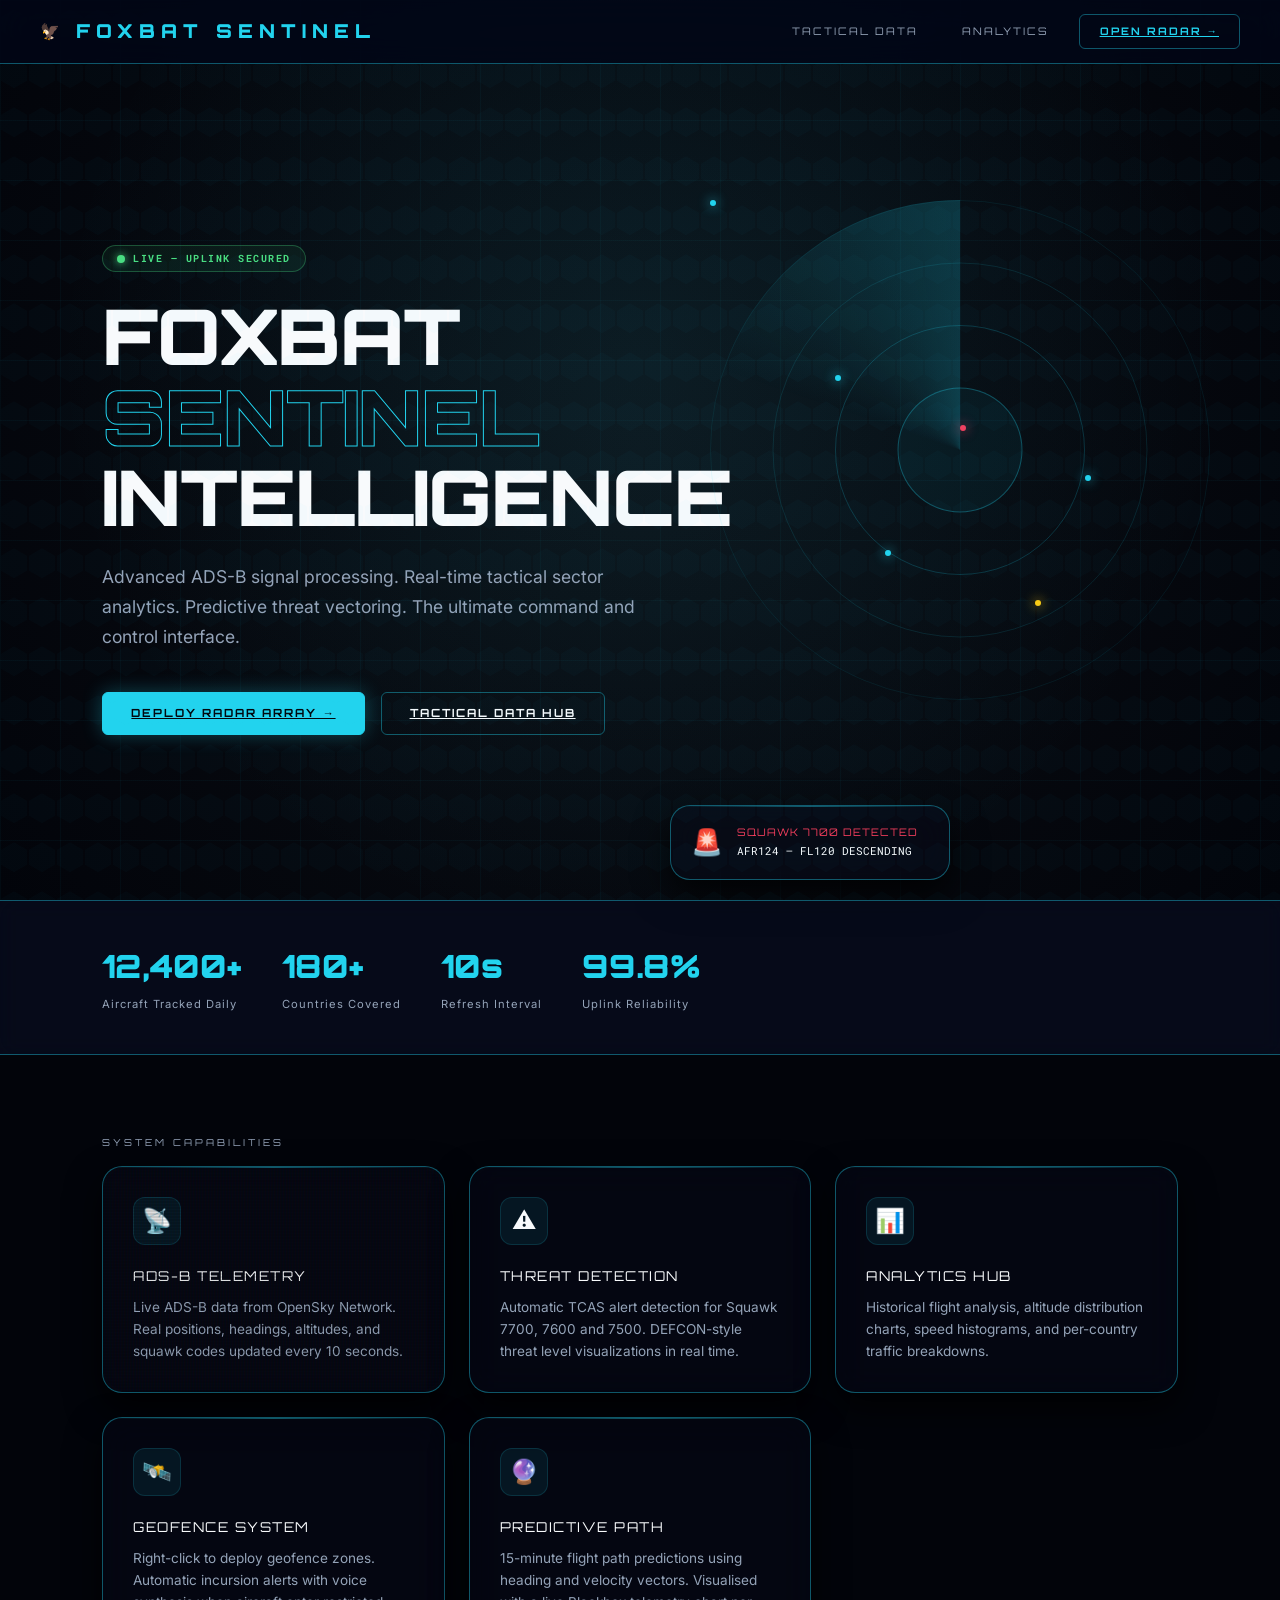
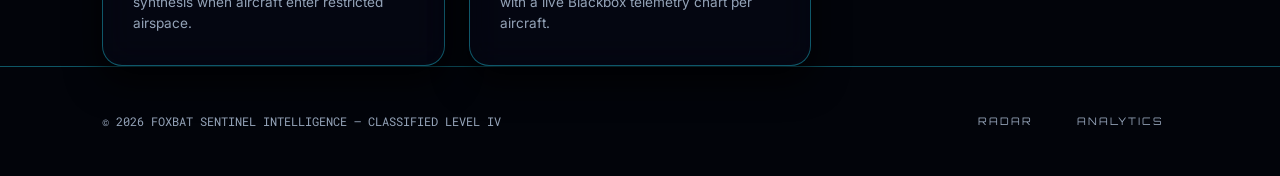
<file: templates/home.html>
<!DOCTYPE html>
<html lang="en">
<head>
  <meta charset="UTF-8">
  <meta name="viewport" content="width=device-width, initial-scale=1.0">
  <title>FOXBAT — Strategic Intelligence Platform</title>
  <meta name="description" content="Real-time global flight tracking and domain awareness powered by FOXBAT Intelligence Engine.">
  <link rel="stylesheet" href="/static/css/foxbat.css?v=1">
  <style>
    body { overflow-x: hidden; }

    /* ── HERO ── */
    .hero {
      min-height: 100vh;
      display: flex;
      flex-direction: column;
      justify-content: center;
      padding: 0 8%;
      padding-top: 80px;
      position: relative;
    }

    .hero__eyebrow {
      margin-bottom: 24px;
      animation: slide-up 0.6s ease both;
    }

    .hero__title {
      font-family: var(--font-display);
      font-size: clamp(2.5rem, 6vw, 5rem);
      font-weight: 900;
      line-height: 1.05;
      letter-spacing: -1px;
      margin-bottom: 24px;
      animation: slide-up 0.6s 0.1s ease both;
    }

    .hero__title span {
      color: transparent;
      -webkit-text-stroke: 1px var(--col-cyan);
    }

    .hero__desc {
      font-size: 1.1rem;
      color: var(--col-muted);
      max-width: 540px;
      margin-bottom: 40px;
      line-height: 1.7;
      animation: slide-up 0.6s 0.2s ease both;
    }

    .hero__cta {
      display: flex;
      gap: 16px;
      flex-wrap: wrap;
      animation: slide-up 0.6s 0.3s ease both;
    }

    /* ── FLOATING VISUAL ── */
    .hero-visual {
      position: absolute;
      right: 0;
      top: 0;
      bottom: 0;
      width: 50%;
      display: flex;
      align-items: center;
      justify-content: center;
      pointer-events: none;
    }

    .radar-orb {
      width: 500px;
      height: 500px;
      position: relative;
      animation: float 6s ease-in-out infinite;
    }

    .radar-orb__ring {
      position: absolute;
      border-radius: 50%;
      border: 1px solid;
      top: 50%; left: 50%;
      transform: translate(-50%, -50%);
    }

    .radar-orb__ring:nth-child(1) { width: 100%; height: 100%; border-color: rgba(34,211,238,0.08); }
    .radar-orb__ring:nth-child(2) { width: 75%; height: 75%; border-color: rgba(34,211,238,0.12); }
    .radar-orb__ring:nth-child(3) { width: 50%; height: 50%; border-color: rgba(34,211,238,0.2); }
    .radar-orb__ring:nth-child(4) { width: 25%; height: 25%; background: rgba(34,211,238,0.05); border-color: rgba(34,211,238,0.3); }

    .radar-orb__sweep {
      position: absolute;
      inset: 0;
      border-radius: 50%;
      background: conic-gradient(from 0deg, transparent 80%, rgba(34,211,238,0.2) 100%);
      animation: rotate-slow 4s linear infinite;
    }

    .radar-orb__dot {
      position: absolute;
      width: 6px; height: 6px;
      background: var(--col-cyan);
      border-radius: 50%;
      box-shadow: 0 0 12px var(--col-cyan);
    }

    .radar-orb__dot:nth-child(5)  { top: 20%; left: 60%; }
    .radar-orb__dot:nth-child(6)  { top: 55%; left: 75%; }
    .radar-orb__dot:nth-child(7)  { top: 70%; left: 35%; }
    .radar-orb__dot:nth-child(8)  { top: 35%; left: 25%; animation: glow-pulse 1.5s infinite; }
    .radar-orb__dot:nth-child(9)  { top: 80%; left: 65%; background: var(--col-amber); box-shadow: 0 0 12px var(--col-amber); }
    .radar-orb__dot:nth-child(10) { top: 45%; left: 50%; background: var(--col-red); box-shadow: 0 0 12px var(--col-red); animation: glow-pulse 0.8s infinite; }

    /* ── STATS ROW ── */
    .stats-row {
      display: flex;
      gap: 40px;
      padding: 40px 8%;
      border-top: 1px solid var(--glass-border);
      border-bottom: 1px solid var(--glass-border);
      background: rgba(10,17,40,0.5);
      -webkit-backdrop-filter: blur(10px);
      backdrop-filter: blur(10px);
    }

    .stats-row__item { display: flex; flex-direction: column; gap: 4px; }
    .stats-row__num { font-family: var(--font-display); font-size: 2rem; font-weight: 900; color: var(--col-cyan); }
    .stats-row__lbl { font-size: 0.7rem; color: var(--col-muted); letter-spacing: 1px; }

    /* ── FEATURES ── */
    .features {
      padding: 80px 8%;
      display: grid;
      grid-template-columns: repeat(3, 1fr);
      gap: 24px;
    }

    .feature-card {
      padding: 30px;
      transition: var(--t-med);
    }

    .feature-card:hover {
      transform: translateY(-4px);
      border-color: rgba(34,211,238,0.2);
    }

    .feature-card__icon {
      width: 48px; height: 48px;
      border-radius: var(--r-md);
      display: flex;
      align-items: center;
      justify-content: center;
      font-size: 1.5rem;
      margin-bottom: 20px;
      background: rgba(34,211,238,0.08);
      border: 1px solid rgba(34,211,238,0.15);
    }

    .feature-card__title {
      font-family: var(--font-display);
      font-size: 0.85rem;
      letter-spacing: 1.5px;
      color: var(--col-text);
      margin-bottom: 10px;
    }

    .feature-card__desc {
      font-size: 0.85rem;
      color: var(--col-muted);
      line-height: 1.6;
    }


    /* ── FOOTER ── */
    .footer {
      padding: 40px 8%;
      border-top: 1px solid var(--glass-border);
      display: flex;
      justify-content: space-between;
      align-items: center;
    }

    .footer__copy {
      font-size: 0.75rem;
      color: var(--col-muted);
      font-family: var(--font-mono);
    }

    /* ── ALERT CARD ── */
    .alert-card {
      position: absolute;
      bottom: 20px;
      left: 30px;
      padding: 16px 20px;
      display: flex;
      gap: 14px;
      align-items: center;
      min-width: 280px;
      animation: slide-up 0.5s ease;
    }

    .alert-card__icon { font-size: 1.6rem; }
    .alert-card__title { font-family: var(--font-display); font-size: 0.65rem; color: var(--col-red); letter-spacing: 1px; }
    .alert-card__sub   { font-size: 0.7rem; color: var(--col-text); font-family: var(--font-mono); margin-top: 2px; }
  </style>
</head>
<body>
  <div class="grid-bg"></div>

  <!-- NAV -->
  <nav class="o-nav">
    <a href="/" class="o-nav__logo">FOXBAT SENTINEL</a>
    <div class="o-nav__links">
       <a href="/tactical-data" class="o-nav__link">TACTICAL DATA</a>
      <a href="/analytics" class="o-nav__link">ANALYTICS</a>
      <a href="/radar" class="btn btn-outline" style="font-size:0.65rem; padding:8px 20px;">OPEN RADAR →</a>
    </div>
  </nav>

  <!-- HERO -->
  <section class="hero">
    <div class="hero__eyebrow">
      <span class="badge badge-green"><span class="dot-live"></span>LIVE — UPLINK SECURED</span>
    </div>
    <h1 class="hero__title">
      FOXBAT<br><span>SENTINEL</span><br>INTELLIGENCE
    </h1>
    <p class="hero__desc">
      Advanced ADS-B signal processing. Real-time tactical sector analytics.
      Predictive threat vectoring. The ultimate command and control interface.
    </p>
    <div class="hero__cta">
      <a href="/radar" class="btn btn-primary">DEPLOY RADAR ARRAY →</a>
      <a href="/analytics" class="btn btn-ghost">TACTICAL DATA HUB</a>
    </div>

    <!-- Radar orb -->
    <div class="hero-visual" aria-hidden="true">
      <div class="radar-orb">
        <div class="radar-orb__ring"></div>
        <div class="radar-orb__ring"></div>
        <div class="radar-orb__ring"></div>
        <div class="radar-orb__ring"></div>
        <div class="radar-orb__sweep"></div>
        <div class="radar-orb__dot"></div>
        <div class="radar-orb__dot"></div>
        <div class="radar-orb__dot"></div>
        <div class="radar-orb__dot"></div>
        <div class="radar-orb__dot"></div>
        <div class="radar-orb__dot"></div>
      </div>

      <!-- Alert card -->
      <div class="card alert-card">
        <div class="alert-card__icon">🚨</div>
        <div>
          <div class="alert-card__title">SQUAWK 7700 DETECTED</div>
          <div class="alert-card__sub" id="alert-callsign">AFR124 — FL120 DESCENDING</div>
        </div>
      </div>
    </div>
  </section>

  <!-- STATS -->
  <div class="stats-row">
    <div class="stats-row__item">
      <span class="stats-row__num">12,400+</span>
      <span class="stats-row__lbl">Aircraft Tracked Daily</span>
    </div>
    <div class="stats-row__item">
      <span class="stats-row__num">180+</span>
      <span class="stats-row__lbl">Countries Covered</span>
    </div>
    <div class="stats-row__item">
      <span class="stats-row__num">10s</span>
      <span class="stats-row__lbl">Refresh Interval</span>
    </div>
    <div class="stats-row__item">
      <span class="stats-row__num">99.8%</span>
      <span class="stats-row__lbl">Uplink Reliability</span>
    </div>
  </div>

  <!-- FEATURES -->
  <section style="padding: 80px 8% 0;">
    <div class="section-label">SYSTEM CAPABILITIES</div>
    <div class="features" style="padding: 0; margin-top: 0;">
      <div class="card feature-card card-scan">
        <div class="feature-card__icon">📡</div>
        <div class="feature-card__title">ADS-B TELEMETRY</div>
        <div class="feature-card__desc">Live ADS-B data from OpenSky Network. Real positions, headings, altitudes, and squawk codes updated every 10 seconds.</div>
      </div>

      <div class="card feature-card">
        <div class="feature-card__icon">⚠️</div>
        <div class="feature-card__title">THREAT DETECTION</div>
        <div class="feature-card__desc">Automatic TCAS alert detection for Squawk 7700, 7600 and 7500. DEFCON-style threat level visualizations in real time.</div>
      </div>
      <div class="card feature-card">
        <div class="feature-card__icon">📊</div>
        <div class="feature-card__title">ANALYTICS HUB</div>
        <div class="feature-card__desc">Historical flight analysis, altitude distribution charts, speed histograms, and per-country traffic breakdowns.</div>
      </div>
      <div class="card feature-card">
        <div class="feature-card__icon">🛰️</div>
        <div class="feature-card__title">GEOFENCE SYSTEM</div>
        <div class="feature-card__desc">Right-click to deploy geofence zones. Automatic incursion alerts with voice synthesis when aircraft enter restricted airspace.</div>
      </div>
      <div class="card feature-card">
        <div class="feature-card__icon">🔮</div>
        <div class="feature-card__title">PREDICTIVE PATH</div>
        <div class="feature-card__desc">15-minute flight path predictions using heading and velocity vectors. Visualised with a live Blackbox telemetry chart per aircraft.</div>
      </div>
    </div>
  </section>



  <!-- FOOTER -->
  <footer class="footer">
    <span class="footer__copy">© 2026 FOXBAT SENTINEL INTELLIGENCE — CLASSIFIED LEVEL IV</span>
    <div style="display:flex; gap:16px;">
      <a href="/radar" class="o-nav__link">RADAR</a>
      <a href="/analytics" class="o-nav__link">ANALYTICS</a>
    </div>
  </footer>

  <script>
    const callsigns = ['AFR124', 'UAE501', 'IGO456', 'BAW717', 'SQ321', 'DLH409'];

    // Cycle alert card
    let ci = 0;
    setInterval(() => {
      ci = (ci + 1) % callsigns.length;
      document.getElementById('alert-callsign').textContent = `${callsigns[ci]} — FL${Math.floor(Math.random()*400+50)} ${Math.random()>0.5?'CLIMBING':'DESCENDING'}`;
    }, 3000);
  </script>
</body>
</html>
</file>
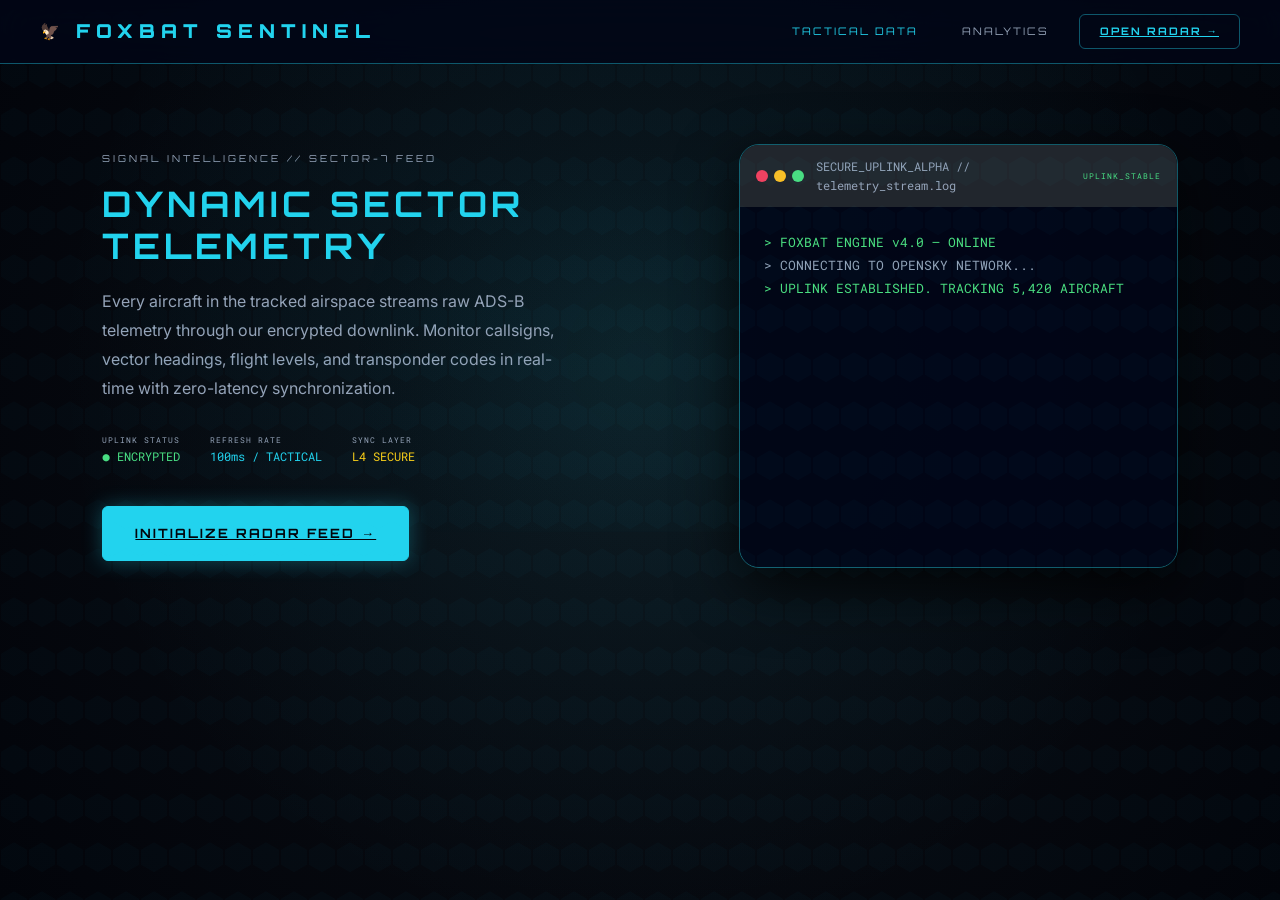
<file: templates/tactical_data.html>
<!DOCTYPE html>
<html lang="en">
<head>
  <meta charset="UTF-8">
  <meta name="viewport" content="width=device-width, initial-scale=1.0">
  <title>FOXBAT — Tactical Data</title>
  <link rel="stylesheet" href="/static/css/foxbat.css?v=1">
  <style>
    body { overflow-x: hidden; padding-top: 64px; }
    
    /* ── TERMINAL SECTION ── */
    .terminal-section {
      padding: 80px 8%;
      display: grid;
      grid-template-columns: 1.1fr 0.9fr;
      gap: 100px;
      align-items: center;
      position: relative;
    }

    .terminal-section::after {
      content: '';
      position: absolute;
      top: 50%; left: 50%; transform: translate(-50%, -50%);
      width: 60%; height: 60%;
      background: radial-gradient(circle, rgba(34,211,238,0.04) 0%, transparent 70%);
      pointer-events: none;
      z-index: -1;
    }

    .terminal {
      border-radius: var(--r-lg);
      overflow: hidden;
      border: 1px solid var(--glass-border);
      box-shadow: 0 20px 60px rgba(0,0,0,0.8);
    }

    .terminal__bar {
      background: var(--col-bg-3);
      padding: 12px 16px;
      display: flex;
      align-items: center;
      gap: 12px;
    }

    .terminal__dots { display: flex; gap: 6px; }
    .terminal__dot { width: 12px; height: 12px; border-radius: 50%; }
    .terminal__dot:nth-child(1) { background: #f43f5e; }
    .terminal__dot:nth-child(2) { background: #fbbf24; }
    .terminal__dot:nth-child(3) { background: #4ade80; }

    .terminal__filename {
      font-family: var(--font-mono);
      font-size: 0.75rem;
      color: var(--col-muted);
    }

    .terminal__body {
      background: rgba(2, 6, 23, 0.95);
      padding: 24px;
      height: 360px;
      overflow-y: auto;
      font-family: var(--font-mono);
      font-size: 0.8rem;
      line-height: 1.8;
    }

    .terminal__body::-webkit-scrollbar { width: 0; }
  </style>
</head>
<body>

  <!-- NAV -->
  <nav class="o-nav">
    <a href="/" class="o-nav__logo">FOXBAT SENTINEL</a>
    <div class="o-nav__links">
      <a href="/tactical-data" class="o-nav__link o-nav__link--active">TACTICAL DATA</a>
      <a href="/analytics" class="o-nav__link">ANALYTICS</a>
      <a href="/radar" class="btn btn-outline" style="font-size:0.65rem; padding:8px 20px;">OPEN RADAR →</a>
    </div>
  </nav>

  <!-- TERMINAL -->
  <section class="terminal-section">
    <div>
      <div class="section-label">SIGNAL INTELLIGENCE // SECTOR-7 FEED</div>
      <h2 style="font-family: var(--font-display); font-size: 2.2rem; line-height:1.2; letter-spacing: 4px; margin-bottom: 20px; color: var(--col-cyan);">DYNAMIC SECTOR<br>TELEMETRY</h2>
      <p style="color: var(--col-muted); line-height: 1.8; margin-bottom: 32px; max-width: 480px;">
        Every aircraft in the tracked airspace streams raw ADS-B telemetry through our encrypted downlink. Monitor callsigns, vector headings, flight levels, and transponder codes in real-time with zero-latency synchronization.
      </p>
      
      <div style="display:flex; gap:30px; margin-bottom:40px; font-family:var(--font-mono);">
        <div style="display:flex; flex-direction:column;">
          <span style="font-size:0.5rem; color:var(--col-muted); letter-spacing:1px;">UPLINK STATUS</span>
          <span style="font-size:0.75rem; color:var(--col-green);">● ENCRYPTED</span>
        </div>
        <div style="display:flex; flex-direction:column;">
          <span style="font-size:0.5rem; color:var(--col-muted); letter-spacing:1px;">REFRESH RATE</span>
          <span style="font-size:0.75rem; color:var(--col-cyan);">100ms / TACTICAL</span>
        </div>
        <div style="display:flex; flex-direction:column;">
          <span style="font-size:0.5rem; color:var(--col-muted); letter-spacing:1px;">SYNC LAYER</span>
          <span style="font-size:0.75rem; color:var(--col-amber);">L4 SECURE</span>
        </div>
      </div>

      <a href="/radar" class="btn btn-primary" style="padding:16px 32px; font-size:0.8rem;">INITIALIZE RADAR FEED →</a>
    </div>
    <div class="terminal">
      <div class="terminal__bar">
        <div class="terminal__dots">
          <div class="terminal__dot"></div>
          <div class="terminal__dot"></div>
          <div class="terminal__dot" style="background:var(--col-green); animation:glow-pulse 1s infinite;"></div>
        </div>
        <span class="terminal__filename">SECURE_UPLINK_ALPHA // telemetry_stream.log</span>
        <span style="margin-left:auto; font-family:var(--font-mono); font-size:0.5rem; color:var(--col-green); letter-spacing:1px;">UPLINK_STABLE</span>
      </div>
      <div class="terminal__body" id="terminal-feed">
        <span style="color:var(--col-green);">&gt; FOXBAT ENGINE v4.0 — ONLINE</span><br>
        <span style="color:var(--col-muted);">&gt; CONNECTING TO OPENSKY NETWORK...</span><br>
        <span style="color:var(--col-green);">&gt; UPLINK ESTABLISHED. TRACKING 5,420 AIRCRAFT</span><br>
      </div>
    </div>
  </section>

  <script>
    // Live terminal feed
    const feed = document.getElementById('terminal-feed');
    const logs = [
      { text: 'RECEIVING VECTOR: EMIRATES 501 [LAT:25.20, LNG:55.27, ALT:38000FT]', color: 'var(--col-green)' },
      { text: 'RADAR SWEEP ALIGNED. ACQUIRING TARGETS IN SECTOR 7', color: 'var(--col-green)' },
      { text: 'UPDATE: 5,420 AIRCRAFT CURRENTLY IN TRACKED AIRSPACE', color: 'var(--col-cyan)' },
      { text: 'DECRYPTING AIRBUS A320 TELEMETRY FOR IGO456...', color: 'var(--col-green)' },
      { text: 'WARNING: HIGH TRAFFIC DENSITY IN MUMBAI FIR', color: 'var(--col-amber)' },
      { text: 'RECEIVING VECTOR: INDIGO 24 [LAT:28.61, LNG:77.20, SPD:465KT]', color: 'var(--col-green)' },
      { text: 'ANOMALY: UNKNOWN TRANSPONDER DETECTED — SECTOR ALPHA-9', color: 'var(--col-red)' },
      { text: 'GEOFENCE WATCH: 3 AIRCRAFT APPROACHING SECTOR BOUNDARY', color: 'var(--col-amber)' },
      { text: 'SQUAWK 7700: AFR124 — EMERGENCY DECLARED OVER NORTHERN SECTOR', color: 'var(--col-red)' },
      { text: 'BLACKBOX SYNC: SINGAPORE AIRLINES SQ321 — DATA LOGGED', color: 'var(--col-cyan)' },
    ];

    setInterval(() => {
      const entry = logs[Math.floor(Math.random() * logs.length)];
      const span = document.createElement('span');
      span.style.color = entry.color;
      const ts = new Date().toLocaleTimeString('en', { hour12: false });
      span.innerHTML = `<span style="color:var(--col-dim);">[${ts}]</span> &gt; ${entry.text}<br>`;
      feed.appendChild(span);
      if (feed.childNodes.length > 30) feed.removeChild(feed.firstChild);
      feed.scrollTop = feed.scrollHeight;
    }, 1800);
  </script>
</body>
</html>
</file>
<file: static/css/foxbat.css>
/* =====================================================
   OSPREY DESIGN SYSTEM v4.0
   Unified Design Tokens & Components
   ===================================================== */

@import url('https://fonts.googleapis.com/css2?family=Orbitron:wght@400;700;900&family=Inter:wght@300;400;500;600;700&family=Roboto+Mono:wght@400;500;700&display=swap');

:root {
  /* Color Palette */
  --col-bg-0:       #02040a;   /* Obsidian Depth */
  --col-bg-1:       #0b0e14;   /* Deep Onyx */
  --col-bg-2:       #161b22;   /* Midnight Slate */
  --col-bg-3:       #21262d;   /* Tactical Steel */
  --col-cyan:       #22d3ee;
  --col-green:      #4ade80;
  --col-amber:      #facc15;
  --col-red:        #f43f5e;
  --col-purple:     #a78bfa;
  --col-text:       #f8fafc;
  --col-muted:      #94a3b8;
  --col-dim:        #334155;

  /* Crystal Glassmorphism */
  --glass-bg:       rgba(8, 12, 29, 0.4);
  --glass-border:   rgba(34, 211, 238, 0.4);
  --glass-blur:     blur(16px);
  --glass-shadow:   0 15px 35px rgba(0,0,0,0.8);

  /* Typography */
  --font-display:   'Orbitron', sans-serif;
  --font-body:      'Inter', sans-serif;
  --font-mono:      'Roboto Mono', monospace;

  /* Spacing */
  --sp-xs: 4px; --sp-sm: 8px; --sp-md: 16px;
  --sp-lg: 24px; --sp-xl: 40px; --sp-2xl: 64px;

  /* Radius */
  --r-sm: 6px; --r-md: 12px; --r-lg: 20px; --r-full: 9999px;

  /* Transitions */
  --t-fast: 0.15s ease; --t-med: 0.3s ease; --t-slow: 0.6s ease;
}

*, *::before, *::after { box-sizing: border-box; margin: 0; padding: 0; }

html { scroll-behavior: smooth; }

body {
  background: var(--col-bg-0);
  color: var(--col-text);
  font-family: var(--font-body);
  line-height: 1.6;
  -webkit-font-smoothing: antialiased;
}

/* ── CYBER-CORE BACKGROUND ── */
body::before {
  content: '';
  position: fixed; inset: 0;
  background: 
    radial-gradient(circle at 50% 40%, rgba(34, 211, 238, 0.08) 0%, transparent 70%),
    radial-gradient(circle at center, #0b0e14 0%, #02040a 100%);
  pointer-events: none;
  z-index: -1;
}

/* ── HEXAGONAL WEAVE ── */
body::after {
  content: '';
  position: fixed; inset: 0;
  background-image: url("data:image/svg+xml,%3Csvg xmlns='http://www.w3.org/2000/svg' width='28' height='49' viewBox='0 0 28 49'%3E%3Cg fill-rule='evenodd'%3E%3Cg id='hexagons' fill='%2322d3ee' fill-opacity='0.03' fill-rule='nonzero'%3E%3Cpath d='M13.99 9.25l13 7.5v15l-13 7.5L1 31.75v-15l12.99-7.5zM3 17.9l10.99-6.35L25 17.9v12.7L13.99 36.95 3 30.6V17.9z' /%3E%3C/g%3E%3C/g%3E%3C/svg%3E");
  pointer-events: none;
  z-index: 0;
  opacity: 0.8;
}

/* ── CORNER CROSSHAIRS ── */
.crosshair {
  position: fixed; width: 40px; height: 40px;
  border: 1px solid rgba(34, 211, 238, 0.2);
  pointer-events: none; z-index: 101;
}
.ch-tl { top: 20px; left: 20px; border-right: 0; border-bottom: 0; }
.ch-tr { top: 20px; right: 20px; border-left: 0; border-bottom: 0; }
.ch-bl { bottom: 20px; left: 20px; border-right: 0; border-top: 0; }
.ch-br { bottom: 20px; right: 20px; border-left: 0; border-top: 0; }

/* ── SCROLLBAR ── */
::-webkit-scrollbar { width: 5px; height: 5px; }
::-webkit-scrollbar-track { background: var(--col-bg-1); }
::-webkit-scrollbar-thumb { background: var(--col-dim); border-radius: var(--r-full); }
::-webkit-scrollbar-thumb:hover { background: var(--col-cyan); }

/* ═══════════════════════════════════════════════
   COMPONENTS
   ═══════════════════════════════════════════════ */

/* ── GLASS CARD ── */
.card {
  background: var(--glass-bg);
  -webkit-backdrop-filter: var(--glass-blur);
  backdrop-filter: var(--glass-blur);
  border: 1px solid var(--glass-border);
  border-radius: var(--r-lg);
  box-shadow: var(--glass-shadow);
  position: relative;
  overflow: hidden;
}

.card::before {
  content: '';
  position: absolute;
  top: 0; left: 0; right: 0;
  height: 1px;
  background: linear-gradient(90deg, transparent, rgba(34,211,238,0.4), transparent);
}

/* ── SCANLINE ANIMATION ── */
.card-scan::after {
  content: '';
  position: absolute;
  top: 0; left: 0; right: 0; bottom: 0;
  background: linear-gradient(rgba(18, 16, 16, 0) 50%, rgba(0, 0, 0, 0.1) 50%), linear-gradient(90deg, rgba(255, 0, 0, 0.03), rgba(0, 255, 0, 0.01), rgba(0, 0, 255, 0.03));
  background-size: 100% 3px, 3px 100%;
  pointer-events: none;
  z-index: 10;
}

@keyframes scan-v {
  0% { transform: translateY(-100%); }
  100% { transform: translateY(100%); }
}

.scan-line {
  position: absolute;
  width: 100%;
  height: 100px;
  background: linear-gradient(to bottom, transparent, rgba(34, 211, 238, 0.05), transparent);
  animation: scan-v 8s linear infinite;
  pointer-events: none;
  z-index: 11;
}

/* ── NEON DOT ── */
.dot-live {
  display: inline-block;
  width: 8px; height: 8px;
  border-radius: 50%;
  background: var(--col-green);
  box-shadow: 0 0 8px var(--col-green);
  animation: pulse-dot 1.8s ease-in-out infinite;
}

@keyframes pulse-dot {
  0%, 100% { opacity: 1; box-shadow: 0 0 8px var(--col-green); }
  50%       { opacity: 0.4; box-shadow: 0 0 3px var(--col-green); }
}

/* ── BADGE ── */
.badge {
  display: inline-flex;
  align-items: center;
  gap: var(--sp-sm);
  padding: 4px 14px;
  border-radius: var(--r-full);
  font-family: var(--font-mono);
  font-size: 0.65rem;
  font-weight: 700;
  letter-spacing: 1.5px;
  border: 1px solid currentColor;
}

.badge-cyan   { color: var(--col-cyan);   border-color: rgba(34,211,238,0.3);   background: rgba(34,211,238,0.07); }
.badge-green  { color: var(--col-green);  border-color: rgba(74,222,128,0.3);   background: rgba(74,222,128,0.07); }
.badge-amber  { color: var(--col-amber);  border-color: rgba(250,204,21,0.3);   background: rgba(250,204,21,0.07); }
.badge-red    { color: var(--col-red);    border-color: rgba(244,63,94,0.3);    background: rgba(244,63,94,0.07); }

/* ── BUTTONS ── */
.btn {
  display: inline-flex;
  align-items: center;
  justify-content: center;
  gap: var(--sp-sm);
  padding: 12px 28px;
  border-radius: var(--r-sm);
  font-family: var(--font-display);
  font-size: 0.7rem;
  font-weight: 700;
  letter-spacing: 2px;
  text-transform: uppercase;
  cursor: pointer;
  transition: all var(--t-fast);
  border: 1px solid rgba(255, 255, 255, 0.1);
  background: rgba(255, 255, 255, 0.03);
  color: var(--col-text);
  position: relative;
  overflow: hidden;
}

.btn:hover {
  background: rgba(255, 255, 255, 0.08);
  border-color: rgba(34, 211, 238, 0.4);
  color: var(--col-cyan);
  box-shadow: 0 0 20px rgba(34, 211, 238, 0.2);
}

.btn-primary {
  background: var(--col-cyan);
  color: var(--col-bg-0);
  border-color: var(--col-cyan);
}

.btn-primary:hover {
  background: #fff;
  box-shadow: 0 0 30px rgba(34,211,238,0.6);
}

.btn-danger {
  background: rgba(244, 63, 94, 0.1);
  color: var(--col-red);
  border-color: rgba(244, 63, 94, 0.3);
}

.btn-danger:hover {
  background: var(--col-red);
  color: #fff;
  box-shadow: 0 0 20px rgba(244, 63, 94, 0.4);
}

.btn-primary {
  background: var(--col-cyan);
  color: var(--col-bg-0);
  box-shadow: 0 0 20px rgba(34,211,238,0.3);
}
.btn-primary:hover {
  background: #fff;
  box-shadow: 0 0 40px rgba(34,211,238,0.6);
  transform: translateY(-2px);
}

.btn-outline {
  background: transparent;
  color: var(--col-cyan);
  border: 1px solid rgba(34,211,238,0.4);
}
.btn-outline:hover {
  background: rgba(34,211,238,0.1);
  border-color: var(--col-cyan);
  box-shadow: 0 0 20px rgba(34,211,238,0.2);
  transform: translateY(-2px);
}

.btn-ghost {
  background: transparent;
  color: var(--col-text);
  border: 1px solid var(--glass-border);
}
.btn-ghost:hover {
  background: rgba(255,255,255,0.05);
  border-color: rgba(255,255,255,0.2);
}

.btn-danger {
  background: transparent;
  color: var(--col-red);
  border: 1px solid rgba(244,63,94,0.4);
}
.btn-danger:hover {
  background: rgba(244,63,94,0.1);
  box-shadow: 0 0 20px rgba(244,63,94,0.2);
}

/* ── STAT BOX ── */
.stat {
  display: flex;
  flex-direction: column;
  gap: 4px;
}

.stat__label {
  font-family: var(--font-mono);
  font-size: 0.55rem;
  text-transform: uppercase;
  letter-spacing: 2px;
  color: var(--col-muted);
}

.stat__value {
  font-family: var(--font-mono);
  font-size: 1.4rem;
  font-weight: 700;
  color: var(--col-cyan);
}

/* ── SECTION HEADER ── */
.section-label {
  font-family: var(--font-display);
  font-size: 0.6rem;
  letter-spacing: 3px;
  color: var(--col-muted);
  text-transform: uppercase;
  margin-bottom: var(--sp-md);
  display: flex;
  align-items: center;
  gap: var(--sp-md);
}

/* ── HUD COMPONENTS ── */
.hud-panel {
  background: var(--glass-bg);
  -webkit-backdrop-filter: var(--glass-blur);
  backdrop-filter: var(--glass-blur);
  border: 1px solid var(--glass-border);
  border-radius: var(--r-md);
  padding: 16px;
  box-shadow: var(--glass-shadow);
  position: relative;
  overflow: visible !important;
}

/* Corner Brackets */
.hud-panel::before, .hud-panel::after {
  content: '';
  position: absolute;
  width: 14px; height: 14px;
  border-color: var(--col-cyan);
  border-style: solid;
  opacity: 0.6;
  pointer-events: none;
  z-index: 10;
}

.hud-panel::before { top: -2px; left: -2px; border-width: 2px 0 0 2px; }
.hud-panel::after { bottom: -2px; right: -2px; border-width: 0 2px 2px 0; }

.hud-pill {
  display: flex;
  align-items: center;
  gap: 12px;
  padding: 8px 20px;
  background: var(--glass-bg);
  -webkit-backdrop-filter: var(--glass-blur);
  backdrop-filter: var(--glass-blur);
  border: 1px solid var(--glass-border);
  border-radius: var(--r-full);
  box-shadow: var(--glass-shadow);
}

.module-head {
  display: flex;
  align-items: center;
  justify-content: space-between;
  border-bottom: 1px solid rgba(255,255,255,0.05);
}

.module-title {
  font-family: var(--font-display);
  font-size: 0.7rem;
  letter-spacing: 3px;
  color: var(--col-cyan);
  text-transform: uppercase;
}
  flex: 1;
  height: 1px;
  background: var(--glass-border);
}

/* ── MODULE HEADER ── */
.module-head {
  display: flex;
  justify-content: space-between;
  align-items: center;
  margin-bottom: var(--sp-md);
  padding-bottom: var(--sp-md);
  border-bottom: 1px solid var(--glass-border);
}

.module-title {
  font-family: var(--font-display);
  font-size: 0.62rem;
  letter-spacing: 2.5px;
  color: var(--col-muted);
  text-transform: uppercase;
}

/* ── NAV BAR ── */
.o-nav {
  position: fixed;
  top: 0; left: 0; right: 0;
  height: 64px;
  display: flex;
  align-items: center;
  justify-content: space-between;
  padding: 0 var(--sp-xl);
  background: rgba(2, 6, 23, 0.85);
  -webkit-backdrop-filter: var(--glass-blur);
  backdrop-filter: var(--glass-blur);
  border-bottom: 1px solid var(--glass-border);
  z-index: 10000;
}

.o-nav__logo {
  font-family: var(--font-display);
  font-size: 1.2rem;
  font-weight: 900;
  color: var(--col-cyan);
  letter-spacing: 6px;
  text-decoration: none;
  display: flex;
  align-items: center;
  gap: 10px;
}

.o-nav__logo::before {
  content: '🦅';
  font-size: 1rem;
}

.o-nav__links {
  display: flex;
  align-items: center;
  gap: var(--sp-md);
}

.o-nav__link {
  font-family: var(--font-display);
  font-size: 0.65rem;
  letter-spacing: 2px;
  color: var(--col-muted);
  text-decoration: none;
  transition: var(--t-fast);
  padding: 6px 14px;
  border-radius: var(--r-sm);
}

.o-nav__link:hover { color: var(--col-text); background: rgba(255,255,255,0.05); }
.o-nav__link--active { color: var(--col-cyan); }

/* ── ANIMATED GRID BG ── */
.grid-bg {
  position: fixed; inset: 0;
  background-image:
    linear-gradient(rgba(34,211,238,0.04) 1px, transparent 1px),
    linear-gradient(90deg, rgba(34,211,238,0.04) 1px, transparent 1px);
  background-size: 60px 60px;
  pointer-events: none;
  z-index: 0;
}

/* ── GLOW ── */
.glow-cyan  { box-shadow: 0 0 30px rgba(34,211,238,0.3); }
.glow-green { box-shadow: 0 0 30px rgba(74,222,128,0.3); }
.glow-red   { box-shadow: 0 0 30px rgba(244,63,94,0.3); }

/* ── GLASSMORPHIC INPUT ── */
.o-input {
  background: rgba(255,255,255,0.04);
  border: 1px solid var(--glass-border);
  border-radius: var(--r-sm);
  padding: 10px 16px;
  color: var(--col-text);
  font-family: var(--font-mono);
  font-size: 0.8rem;
  outline: none;
  transition: var(--t-fast);
  width: 100%;
}

.o-input:focus {
  border-color: var(--col-cyan);
  background: rgba(34,211,238,0.05);
  box-shadow: 0 0 0 3px rgba(34,211,238,0.1);
}

.o-input::placeholder { color: var(--col-muted); }

/* ── TOOLTIP ── */
.o-tooltip {
  background: var(--col-bg-1);
  border: 1px solid var(--glass-border);
  border-radius: var(--r-sm);
  padding: 6px 12px;
  font-family: var(--font-mono);
  font-size: 0.65rem;
  color: var(--col-text);
  box-shadow: 0 8px 24px rgba(0,0,0,0.6);
  pointer-events: none;
}

/* ── HIDDEN ── */
.hidden { display: none !important; }

/* ── ANIMATIONS ── */
@keyframes float {
  0%, 100% { transform: translateY(0); }
  50%       { transform: translateY(-12px); }
}

@keyframes glow-pulse {
  0%, 100% { opacity: 1; }
  50%       { opacity: 0.5; }
}

@keyframes rotate-slow { to { transform: rotate(360deg); } }

@keyframes slide-up {
  from { opacity: 0; transform: translateY(20px); }
  to   { opacity: 1; transform: translateY(0); }
}

@keyframes fade-in {
  from { opacity: 0; }
  to   { opacity: 1; }
}

/* ── A10 VIRTUAL ASSISTANT ── */
.ai-status-dot {
  width: 8px; height: 8px;
  background: var(--col-green);
  border-radius: 50%;
  box-shadow: 0 0 10px var(--col-green);
  animation: glow-pulse 1.5s infinite;
}

.a10-waveform {
  display: flex;
  align-items: center;
  gap: 3px;
  height: 20px;
  margin-bottom: 12px;
}

.a10-waveform span {
  width: 3px;
  height: 4px;
  background: var(--col-cyan);
  border-radius: 2px;
  transition: 0.2s;
}

.a10-waveform.active span {
  animation: wave-bounce 0.6s infinite ease-in-out;
}

.a10-waveform span:nth-child(2) { animation-delay: 0.1s; }
.a10-waveform span:nth-child(3) { animation-delay: 0.2s; }
.a10-waveform span:nth-child(4) { animation-delay: 0.3s; }
.a10-waveform span:nth-child(5) { animation-delay: 0.4s; }

@keyframes wave-bounce {
  0%, 100% { height: 4px; }
  50% { height: 18px; }
}

.glitch-active {
  animation: glitch 0.3s ease-out;
}

/* ── MISSION BRIEFING OVERLAY ── */
#loading-overlay {
  position: fixed; inset: 0;
  background: #02040a;
  z-index: 20000;
  display: flex;
  align-items: center;
  justify-content: center;
  flex-direction: column;
  font-family: var(--font-mono);
  transition: opacity 0.8s ease;
}

.decrypt-box {
  width: 400px;
  padding: 30px;
  border: 1px solid var(--glass-border);
  background: rgba(34,211,238,0.02);
  position: relative;
}

.decrypt-text {
  color: var(--col-cyan);
  font-size: 0.8rem;
  line-height: 2;
  letter-spacing: 2px;
}

.decrypt-progress {
  width: 0%;
  height: 2px;
  background: var(--col-cyan);
  box-shadow: 0 0 15px var(--col-cyan);
  margin-top: 20px;
  transition: width 0.4s ease;
}

.system-check {
  font-size: 0.6rem;
  color: var(--col-muted);
  margin-top: 10px;
  display: flex;
  justify-content: space-between;
}

@keyframes flicker-text {
  0%, 100% { opacity: 1; }
  50% { opacity: 0.7; }
  70% { opacity: 0.9; }
  80% { opacity: 0.4; }
}

.flicker { animation: flicker-text 0.2s infinite; }
</file>
